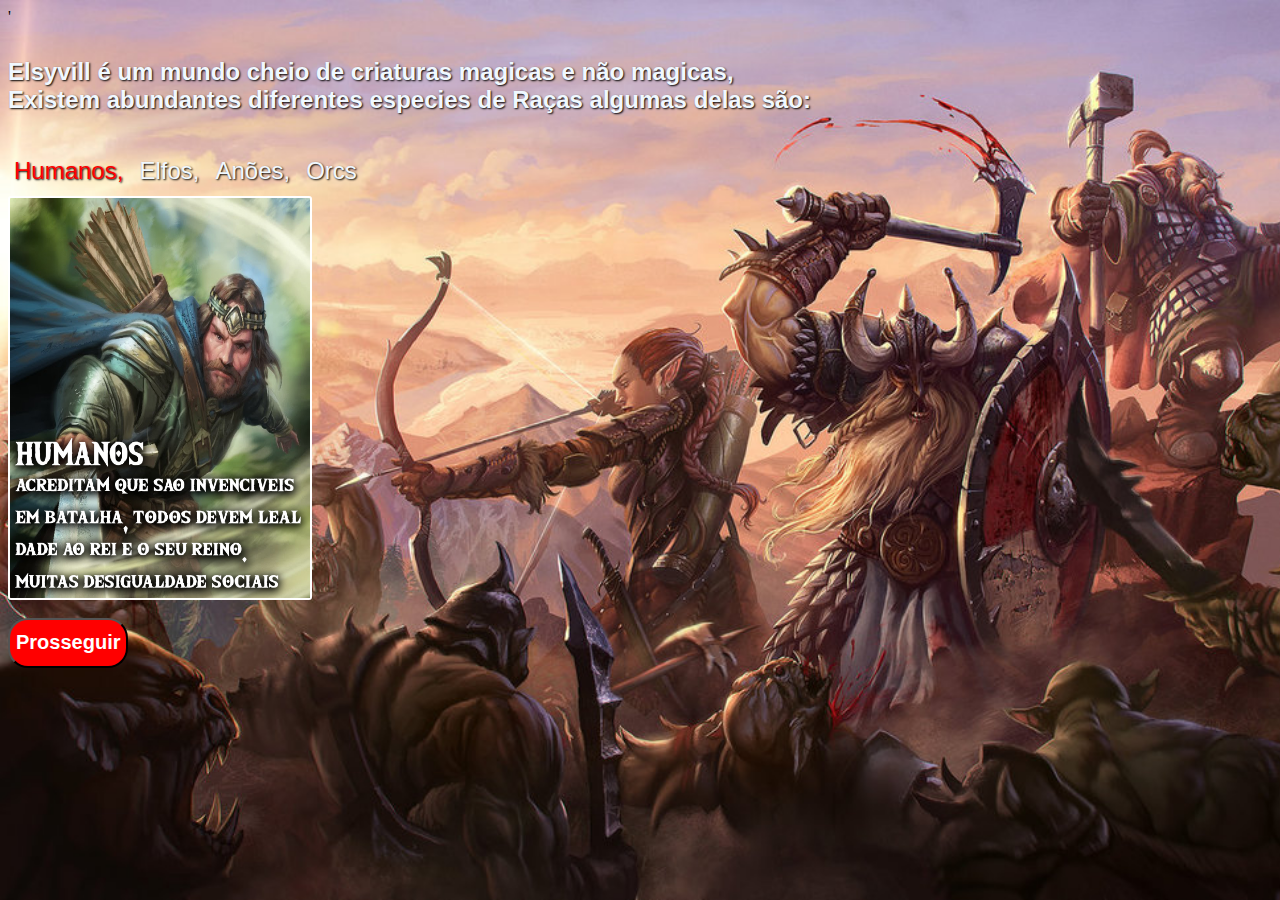
<file: Introdução/index.htm>
'<!DOCTYPE html>
<html lang="en">
<head>
    <link rel="stylesheet" href="./Index.css" type="text/css">
    <link rel="stylesheet" href="../global.css" type="text/css">
    <script src="Index.js"></script>

    <meta charset="UTF-8">
    <meta name="viewport" content="width=device-width, initial-scale=1.0">
    <meta http-equiv="X-UA-Compatible" content="ie=edge">
    <title>Introdução</title>
</head>
<body>
    <div class='alinhar'>
        <div class="divTexto">
            
            <div class="column">
                <h4 class="quality">Elsyvill é um mundo cheio de criaturas magicas e não magicas,<br>Existem abundantes diferentes especies de Raças
                algumas delas são:
                </h4>
                    <div id='sobreClasse'>
                        <button class='btn trocaCor' onClick="trocaHumanos()" id='btnHuman'>Humanos,</button >
                        <button class='btn quality' onClick="trocaElfos()" id='btnElf'>Elfos, </button >
                        <button class='btn quality' onClick="trocaAnões()" id='btnDwarf'>Anões, </button >
                        <button class='btn quality' onClick="trocaOrcs()" id='btnOrc'>Orcs</button >
                    </div>
                <img id='classImg' src="./img/humanos.jpg"/>
                <br>
                <a href="../Personagem/index.htm">
                    <button type="button" id="submit">Prosseguir</button>
                </a>
            </div>
            
            
        </div>
    </div>
</body>
</html>
</file>
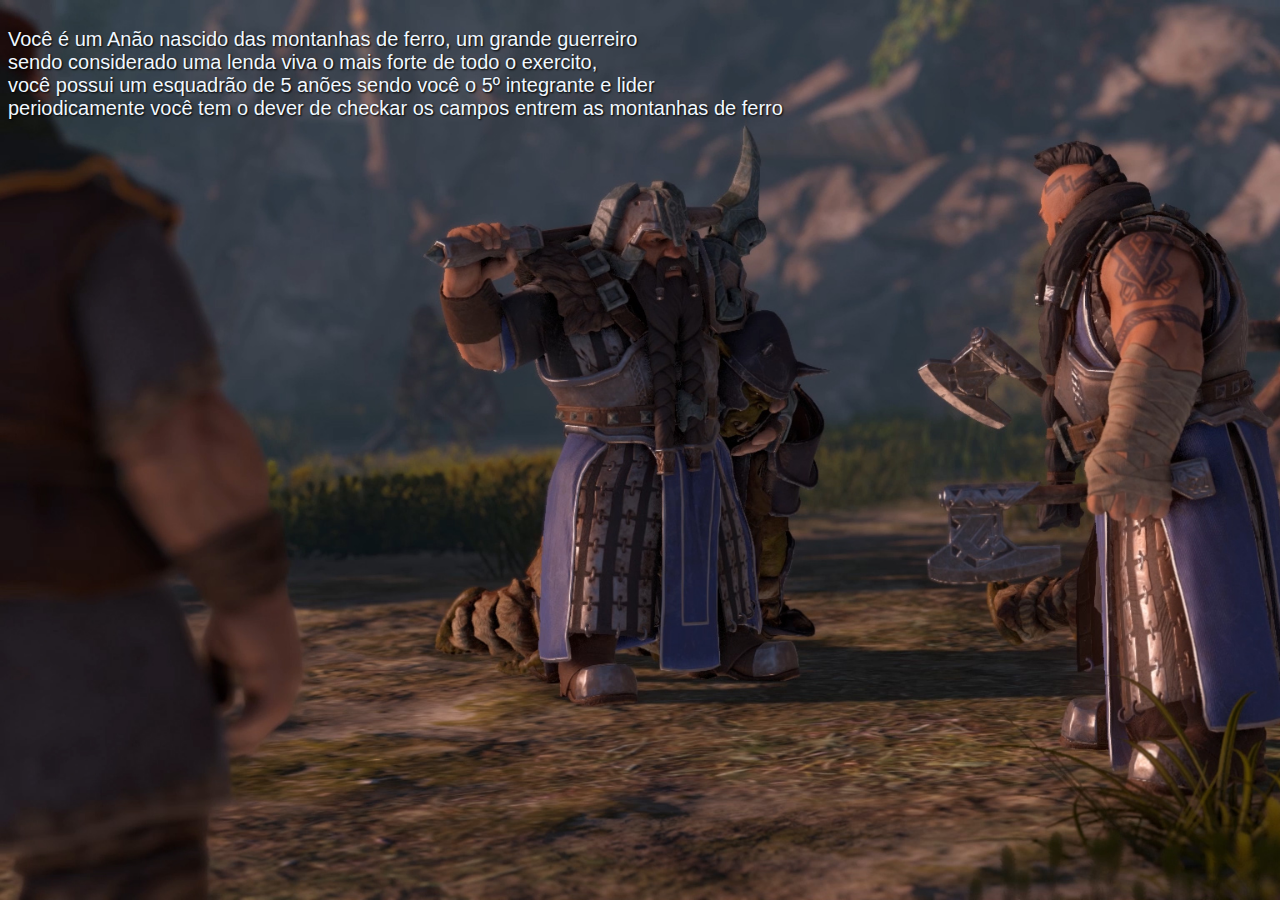
<file: Personagem/index.htm>
<!DOCTYPE html>
<html lang="en">
<head>
    <link rel="stylesheet" href="./Index.css" type="text/css">
    <link rel="stylesheet" href="../global.css" type="text/css">

    <meta charset="UTF-8">
    <meta name="viewport" content="width=device-width, initial-scale=1.0">
    <meta http-equiv="X-UA-Compatible" content="ie=edge">
    <title>Document</title>
</head>
<body>
    <div id='alinhar'>
        <div class="divTexto">
            <p id='firstTexto'>
                Você é um Anão nascido das montanhas de ferro, um grande guerreiro
                <br>
                sendo considerado uma lenda viva o mais forte de todo o exercito, 
                <br>
                você possui um esquadrão de 5 anões sendo você o 5º integrante e lider
                <br>
                periodicamente você tem o dever de checkar os campos entrem as montanhas de ferro
                <br>
                
            </p>
                        
        </div>
    </div>
</body>
</html>
</file>
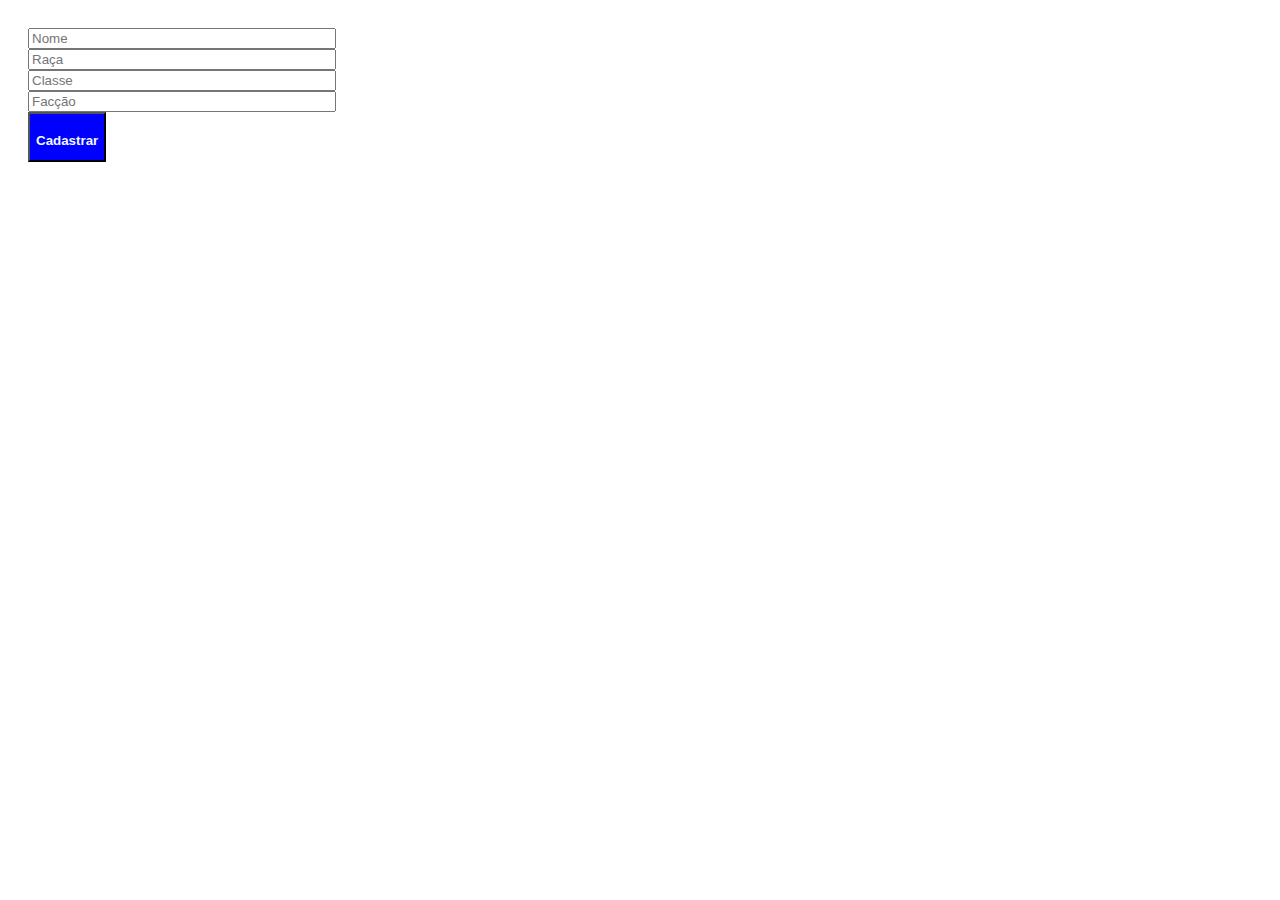
<file: Aula_1JS.htm>
<!DOCTYPE html>
<html lang="en">
<head>
    <meta charset="UTF-8">
    <meta name="viewport" content="width=device-width, initial-scale=1.0">
    <meta http-equiv="X-UA-Compatible" content="ie=edge">
    <title>Cenario 1</title>
</head>
<body>
    
    <form onSubmit="myFunction(event)">
        <div style="display:flex; flex-direction:column; padding:20px" >
            <input id='Nome' style="width:300px;" placeholder="Nome"/>
            <input id='Raça' style="width:300px" placeholder="Raça"/>
            <input id='Classe' style="width:300px" placeholder="Classe"/>
            <input id='Facção' style="width:300px" placeholder="Facção"/>
            <button type="submit" style="width: max-content; height: 50px; background-color:blue; align-items:center;" >
                <h4 style="color: aliceblue;">Cadastrar</h4>
            </button>
        </div>
    </form>
    <script>
        function myFunction(e){
            e.preventDefault();
            const personagem = new Object();
            personagem.nome = document.getElementById('Nome').value
            personagem.raca = document.getElementById('Raça').value
            personagem.classe = document.getElementById('Classe').value
            personagem.faccao = document.getElementById('Facção').value
            if (personagem.raca == "Fada"){
                return console.table('Porra de fadinha, te deito na porrada')
            }
            return (console.table(personagem))
        }
    </script>
</body>
</html>
</file>
<file: Introdução/Index.css>
body{
    background-image: url('./img//background.jpg');
    
}

.trocaCor{
    color: rgb(255, 0, 0);
    font-family:'Franklin Gothic Medium', 'Arial Narrow', Arial, sans-serif ;
    font-size: 24px;
    text-shadow: 1px 1px 2px black;
}

.column{
    display: flex;
    flex-direction: column;
}

.btn{
    cursor: pointer;
    width: max-content;
    height: 50px;
    border: none;
    background: none;
}

#sobreClasse{
    
    width: 400px;
    height: 50px;
}

#classImg{
    border:2px solid white;
    border-radius: 30px;
    width: 300px;
    height: 400px;
    background-size: cover;
    border-radius: 3px;
}

#submit{
    font-size: 20px;
    color: white;
    font-weight: bold;
    width: max-content;
    height: 50px;
    background: red;
    border-radius: 20px;
    box-shadow: aliceblue ;
}
</file>
<file: global.css>
body{
    background-repeat: no-repeat;
    background-size: cover;
    background-attachment: fixed;
}

.quality{
    font-family:'Franklin Gothic Medium', 'Arial Narrow', Arial, sans-serif ;
    color: aliceblue;
    font-size: 24px;
    text-shadow: 1px 1px 2px black;
}

.divTexto{
    display: flex;
    flex-direction: row;
}

.alinhar{
    display: flex;
    flex-direction: column;
    
}
</file>
<file: Personagem/Index.css>
body{
    background-image: url('./img/background.jpg');
}

#firstTexto{
    font-family:'Franklin Gothic Medium', 'Arial Narrow', Arial, sans-serif ;
    color: aliceblue;
    font-size: 20px;
    text-shadow: 1px 1px 2px black;
}
</file>
